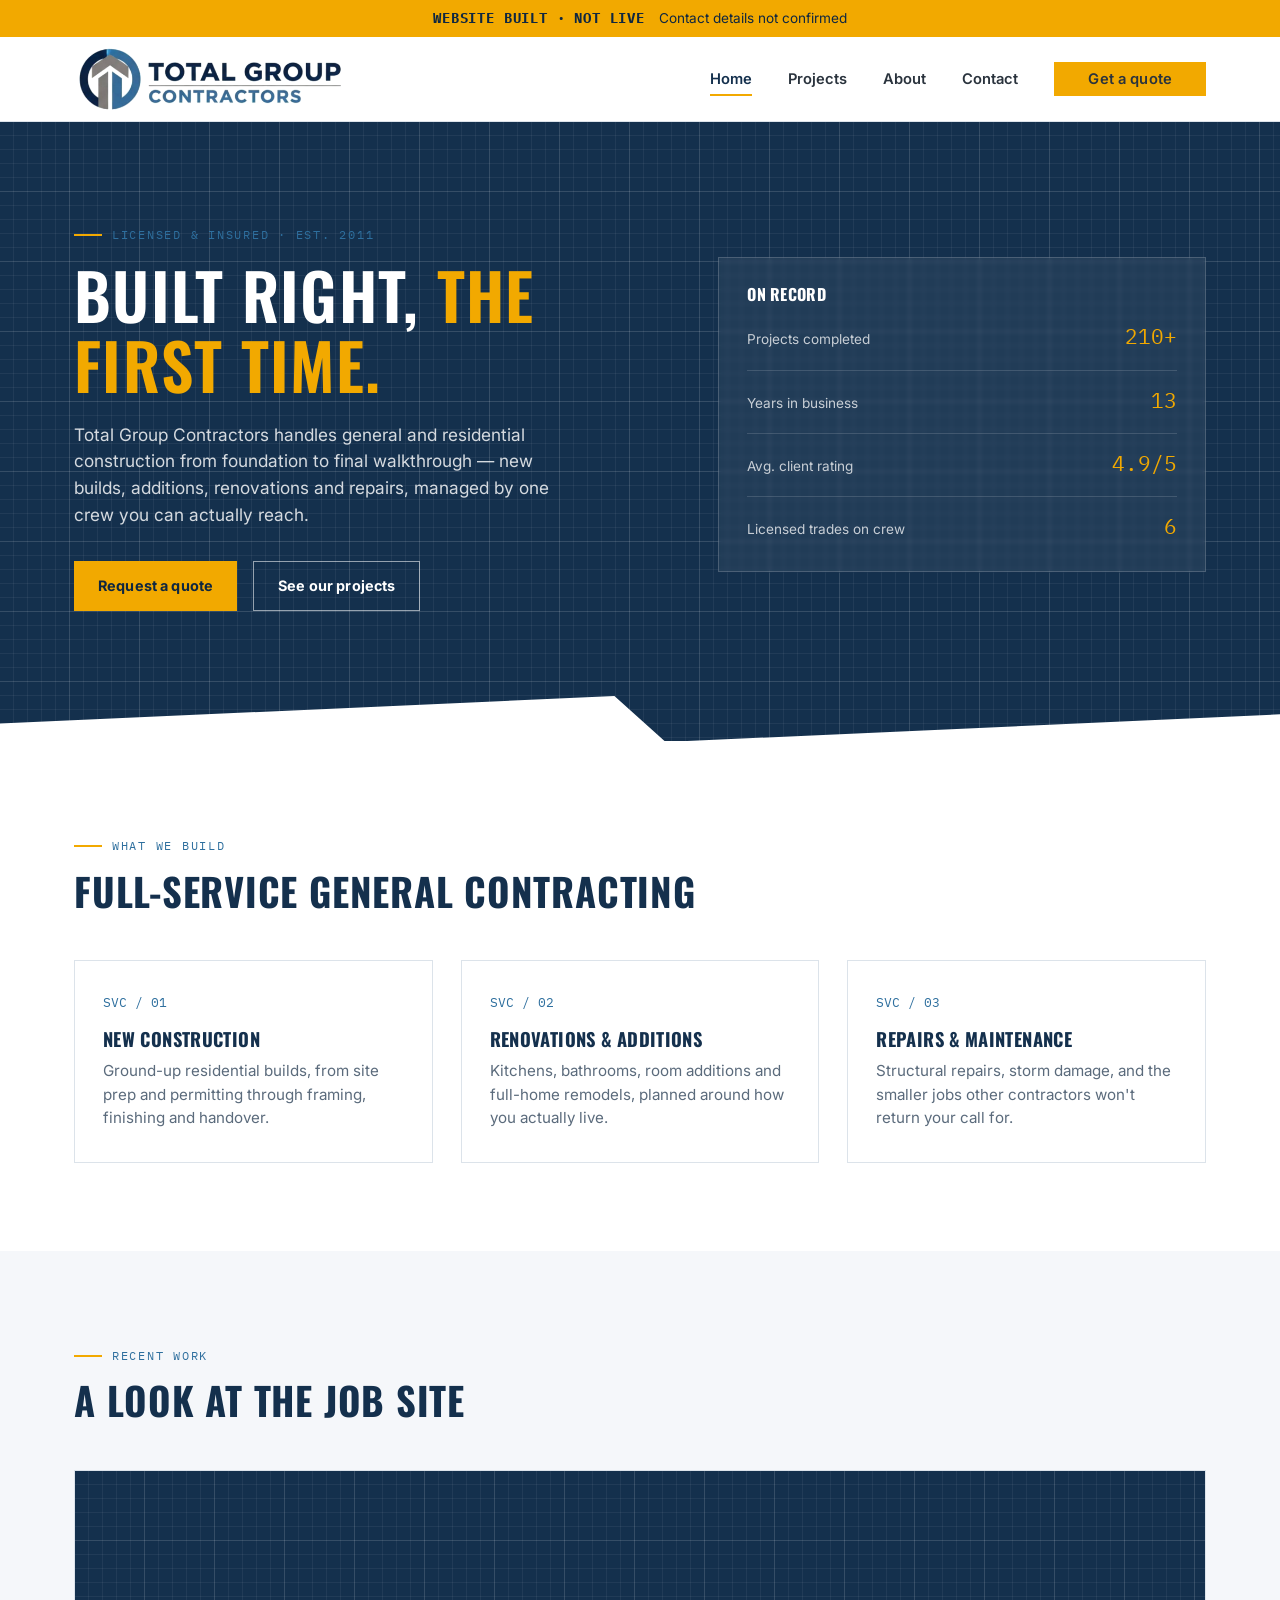
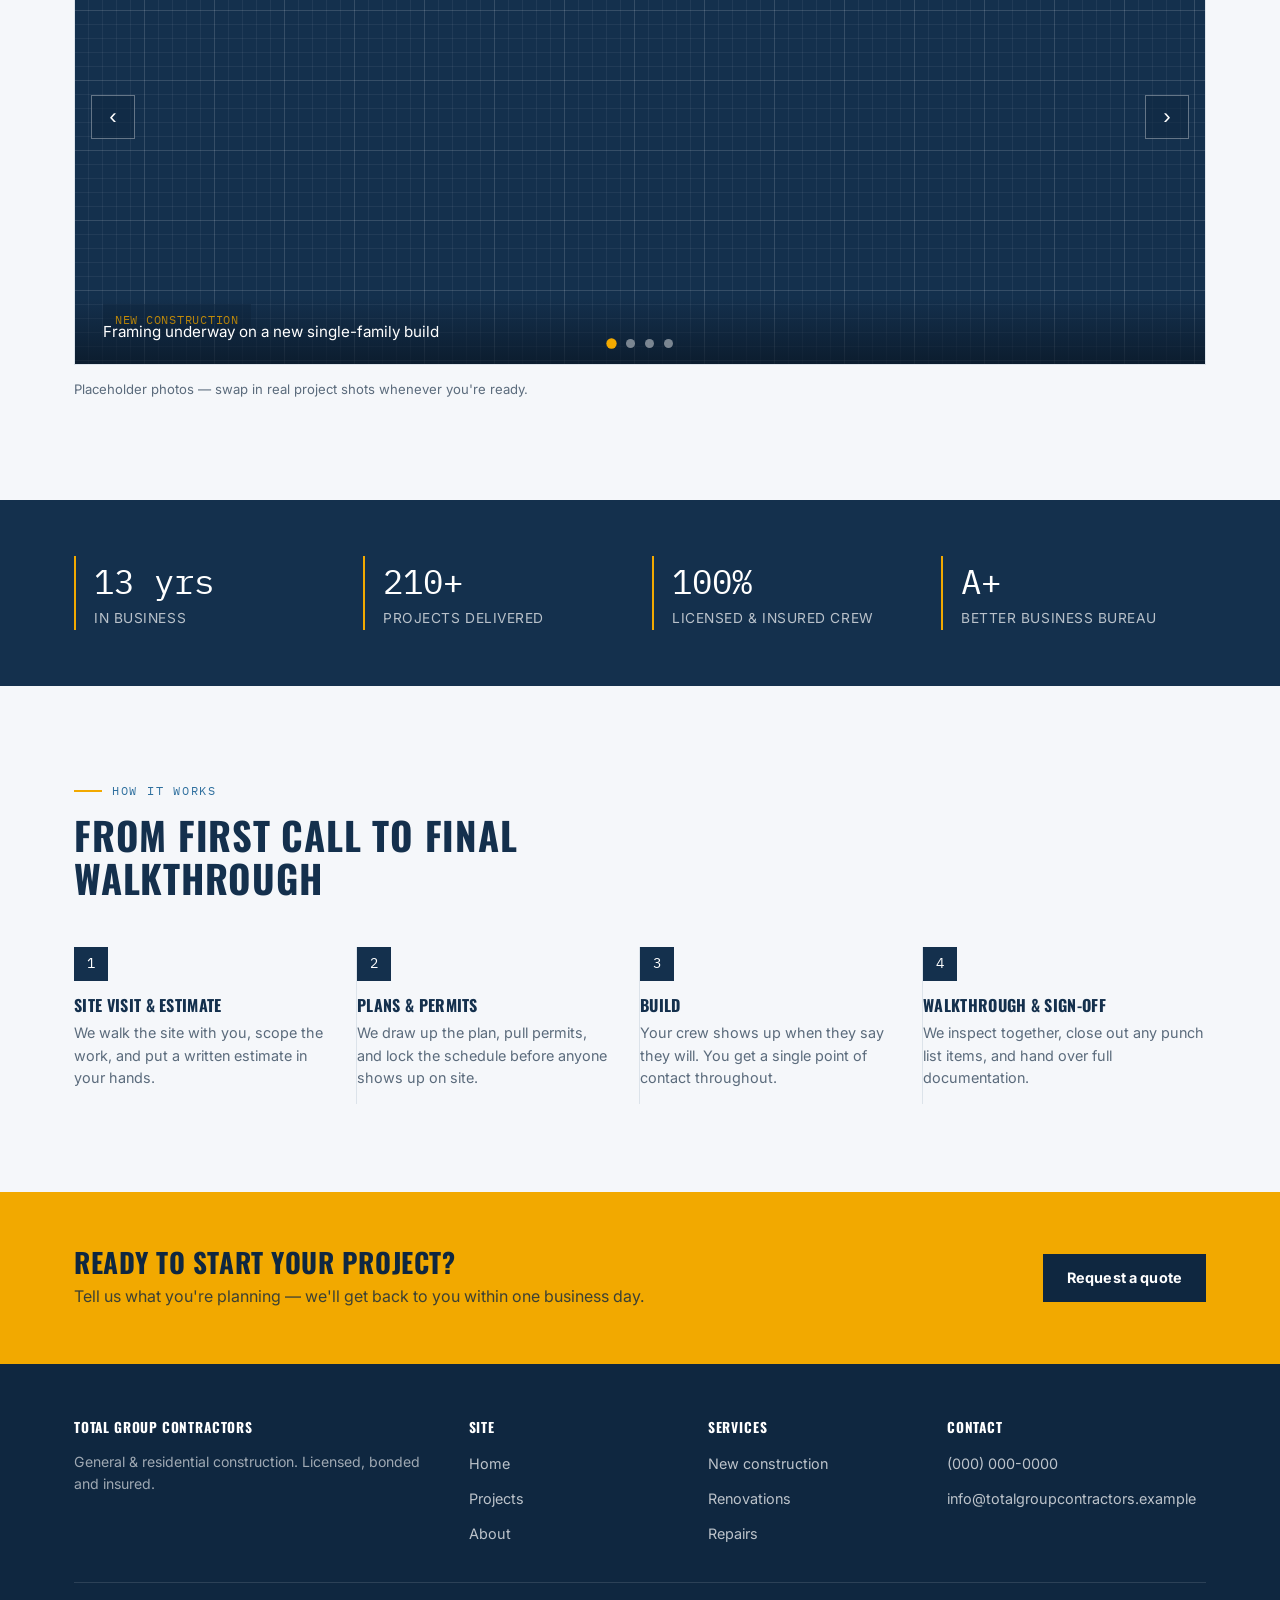
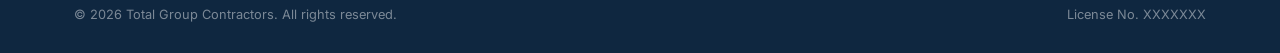
<file: index.html>
<!DOCTYPE html>
<html lang="en">
<head>
<meta charset="UTF-8">
<meta name="viewport" content="width=device-width, initial-scale=1.0">
<meta name="color-scheme" content="light">
<title>Total Group Contractors | General &amp; Residential Construction</title>
<meta name="description" content="Total Group Contractors — licensed general and residential construction. New builds, additions, renovations and repairs, done right and on schedule.">
<link rel="preconnect" href="https://fonts.googleapis.com">
<link href="https://fonts.googleapis.com/css2?family=Oswald:wght@500;600;700&family=Inter:wght@400;500;600;700&family=IBM+Plex+Mono:wght@400;500&display=swap" rel="stylesheet">
<link rel="stylesheet" href="css/styles.css?v=4">
</head>
<body>

<div class="site-notice" role="note"><strong>Website built &middot; Not live</strong><span>Contact details not confirmed</span></div>

<header class="site-header">
  <div class="container">
    <a href="index.html" class="brand">
      <img src="images/logo.png" alt="Total Group Contractors logo" class="brand-mark">
      
    </a>
    <button class="nav-toggle" aria-label="Toggle menu" aria-expanded="false"><span></span></button>
    <nav class="main-nav">
      <a href="index.html" aria-current="page">Home</a>
      <a href="projects.html">Projects</a>
      <a href="about.html">About</a>
      <a href="about.html#contact">Contact</a>
      <a href="about.html#contact" class="btn btn-primary">Get a quote</a>
    </nav>
  </div>
</header>

<section class="hero blueprint pitch-bottom">
  <div class="container hero-grid">
    <div>
      <p class="eyebrow">Licensed &amp; insured · Est. 2011</p>
      <h1>Built right, <em>the first time.</em></h1>
      <p class="lead">Total Group Contractors handles general and residential construction from foundation to final walkthrough — new builds, additions, renovations and repairs, managed by one crew you can actually reach.</p>
      <div class="hero-actions">
        <a href="about.html#contact" class="btn btn-primary">Request a quote</a>
        <a href="projects.html" class="btn btn-outline">See our projects</a>
      </div>
    </div>
    <div class="hero-card">
      <h3>On record</h3>
      <ul class="hero-stat-list">
        <li><span class="label">Projects completed</span><span class="num">210+</span></li>
        <li><span class="label">Years in business</span><span class="num">13</span></li>
        <li><span class="label">Avg. client rating</span><span class="num">4.9/5</span></li>
        <li><span class="label">Licensed trades on crew</span><span class="num">6</span></li>
      </ul>
    </div>
  </div>
</section>

<section>
  <div class="container">
    <div class="section-head">
      <p class="eyebrow">What we build</p>
      <h2>Full-service general contracting</h2>
    </div>
    <div class="grid-3 reveal-group">
      <div class="service-card reveal">
        <div class="service-index">SVC / 01</div>
        <h3>New Construction</h3>
        <p>Ground-up residential builds, from site prep and permitting through framing, finishing and handover.</p>
      </div>
      <div class="service-card reveal">
        <div class="service-index">SVC / 02</div>
        <h3>Renovations &amp; Additions</h3>
        <p>Kitchens, bathrooms, room additions and full-home remodels, planned around how you actually live.</p>
      </div>
      <div class="service-card reveal">
        <div class="service-index">SVC / 03</div>
        <h3>Repairs &amp; Maintenance</h3>
        <p>Structural repairs, storm damage, and the smaller jobs other contractors won't return your call for.</p>
      </div>
    </div>
  </div>
</section>

<section class="section-off">
  <div class="container">
    <div class="section-head">
      <p class="eyebrow">Recent work</p>
      <h2>A look at the job site</h2>
    </div>
    <div class="slideshow" data-interval="12000" role="region" aria-roledescription="carousel" aria-label="Recent project photos">
      <div class="slideshow-track">
        <figure class="slide is-active" data-index="0">
          <div class="slide-photo blueprint">
            <span class="slide-tag">New Construction</span>
          </div>
          <figcaption class="slide-caption">Framing underway on a new single-family build</figcaption>
        </figure>
        <figure class="slide" data-index="1">
          <div class="slide-photo blueprint slide-photo-alt-1">
            <span class="slide-tag">Renovation</span>
          </div>
          <figcaption class="slide-caption">Kitchen renovation mid-way through finishing</figcaption>
        </figure>
        <figure class="slide" data-index="2">
          <div class="slide-photo blueprint slide-photo-alt-2">
            <span class="slide-tag">On Site</span>
          </div>
          <figcaption class="slide-caption">Our crew on site, keeping the schedule on track</figcaption>
        </figure>
        <figure class="slide" data-index="3">
          <div class="slide-photo blueprint slide-photo-alt-3">
            <span class="slide-tag">Completed</span>
          </div>
          <figcaption class="slide-caption">A finished addition, handed over to the client</figcaption>
        </figure>
      </div>

      <button type="button" class="slide-arrow slide-prev" aria-label="Previous photo">&#8249;</button>
      <button type="button" class="slide-arrow slide-next" aria-label="Next photo">&#8250;</button>

      <div class="slide-dots" role="tablist" aria-label="Choose photo">
        <button type="button" class="slide-dot is-active" role="tab" aria-selected="true" aria-label="Photo 1"></button>
        <button type="button" class="slide-dot" role="tab" aria-selected="false" aria-label="Photo 2"></button>
        <button type="button" class="slide-dot" role="tab" aria-selected="false" aria-label="Photo 3"></button>
        <button type="button" class="slide-dot" role="tab" aria-selected="false" aria-label="Photo 4"></button>
      </div>
    </div>
    <p class="form-note" style="margin-top:14px;">Placeholder photos — swap in real project shots whenever you're ready.</p>
  </div>
</section>

<div class="stat-band">
  <div class="container reveal-group">
    <div class="stat reveal"><div class="num">13 yrs</div><div class="label">In business</div></div>
    <div class="stat reveal"><div class="num">210+</div><div class="label">Projects delivered</div></div>
    <div class="stat reveal"><div class="num">100%</div><div class="label">Licensed &amp; insured crew</div></div>
    <div class="stat reveal"><div class="num">A+</div><div class="label">Better Business Bureau</div></div>
  </div>
</div>

<section class="section-off">
  <div class="container">
    <div class="section-head">
      <p class="eyebrow">How it works</p>
      <h2>From first call to final walkthrough</h2>
    </div>
    <div class="process reveal-group">
      <div class="process-step reveal">
        <span class="step-no">1</span>
        <h4>Site visit &amp; estimate</h4>
        <p>We walk the site with you, scope the work, and put a written estimate in your hands.</p>
      </div>
      <div class="process-step reveal">
        <span class="step-no">2</span>
        <h4>Plans &amp; permits</h4>
        <p>We draw up the plan, pull permits, and lock the schedule before anyone shows up on site.</p>
      </div>
      <div class="process-step reveal">
        <span class="step-no">3</span>
        <h4>Build</h4>
        <p>Your crew shows up when they say they will. You get a single point of contact throughout.</p>
      </div>
      <div class="process-step reveal">
        <span class="step-no">4</span>
        <h4>Walkthrough &amp; sign-off</h4>
        <p>We inspect together, close out any punch list items, and hand over full documentation.</p>
      </div>
    </div>
  </div>
</section>

<div class="cta-banner">
  <div class="container">
    <div>
      <h2>Ready to start your project?</h2>
      <p>Tell us what you're planning — we'll get back to you within one business day.</p>
    </div>
    <a href="about.html#contact" class="btn" style="background:var(--navy-900); color:var(--white);">Request a quote</a>
  </div>
</div>

<footer class="site-footer">
  <div class="container">
    <div class="footer-grid">
      <div>
        <h4>Total Group Contractors</h4>
        <p>General &amp; residential construction. Licensed, bonded and insured.</p>
      </div>
      <div>
        <h4>Site</h4>
        <ul class="footer-links">
          <li><a href="index.html">Home</a></li>
          <li><a href="projects.html">Projects</a></li>
          <li><a href="about.html">About</a></li>
        </ul>
      </div>
      <div>
        <h4>Services</h4>
        <ul class="footer-links">
          <li><a href="index.html">New construction</a></li>
          <li><a href="index.html">Renovations</a></li>
          <li><a href="index.html">Repairs</a></li>
        </ul>
      </div>
      <div>
        <h4>Contact</h4>
        <ul class="footer-links">
          <li><a href="tel:+10000000000">(000) 000-0000</a></li>
          <li><a href="mailto:info@totalgroupcontractors.example">info@totalgroupcontractors.example</a></li>
        </ul>
      </div>
    </div>
    <div class="footer-bottom">
      <span>&copy; 2026 Total Group Contractors. All rights reserved.</span>
      <span>License No. XXXXXXX</span>
    </div>
  </div>
</footer>

<script src="js/main.js?v=2"></script>
</body>
</html>
</file>
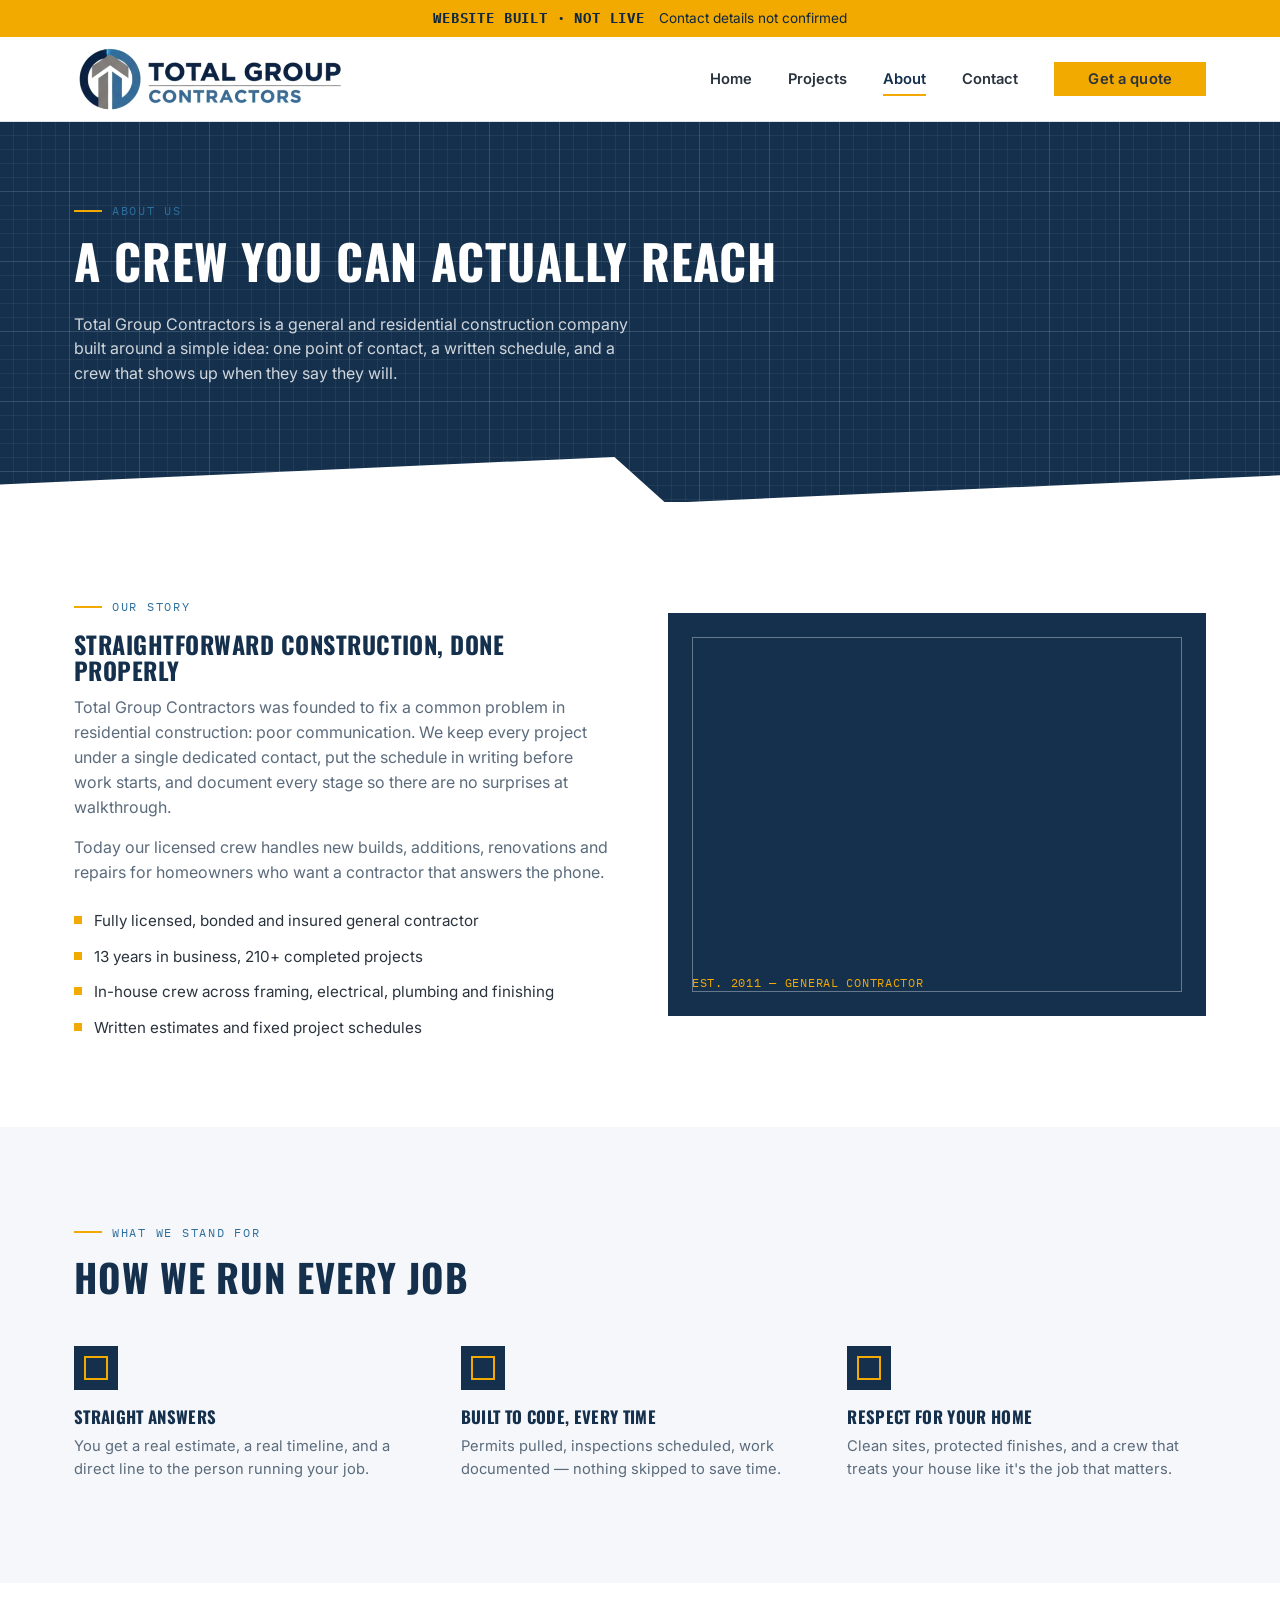
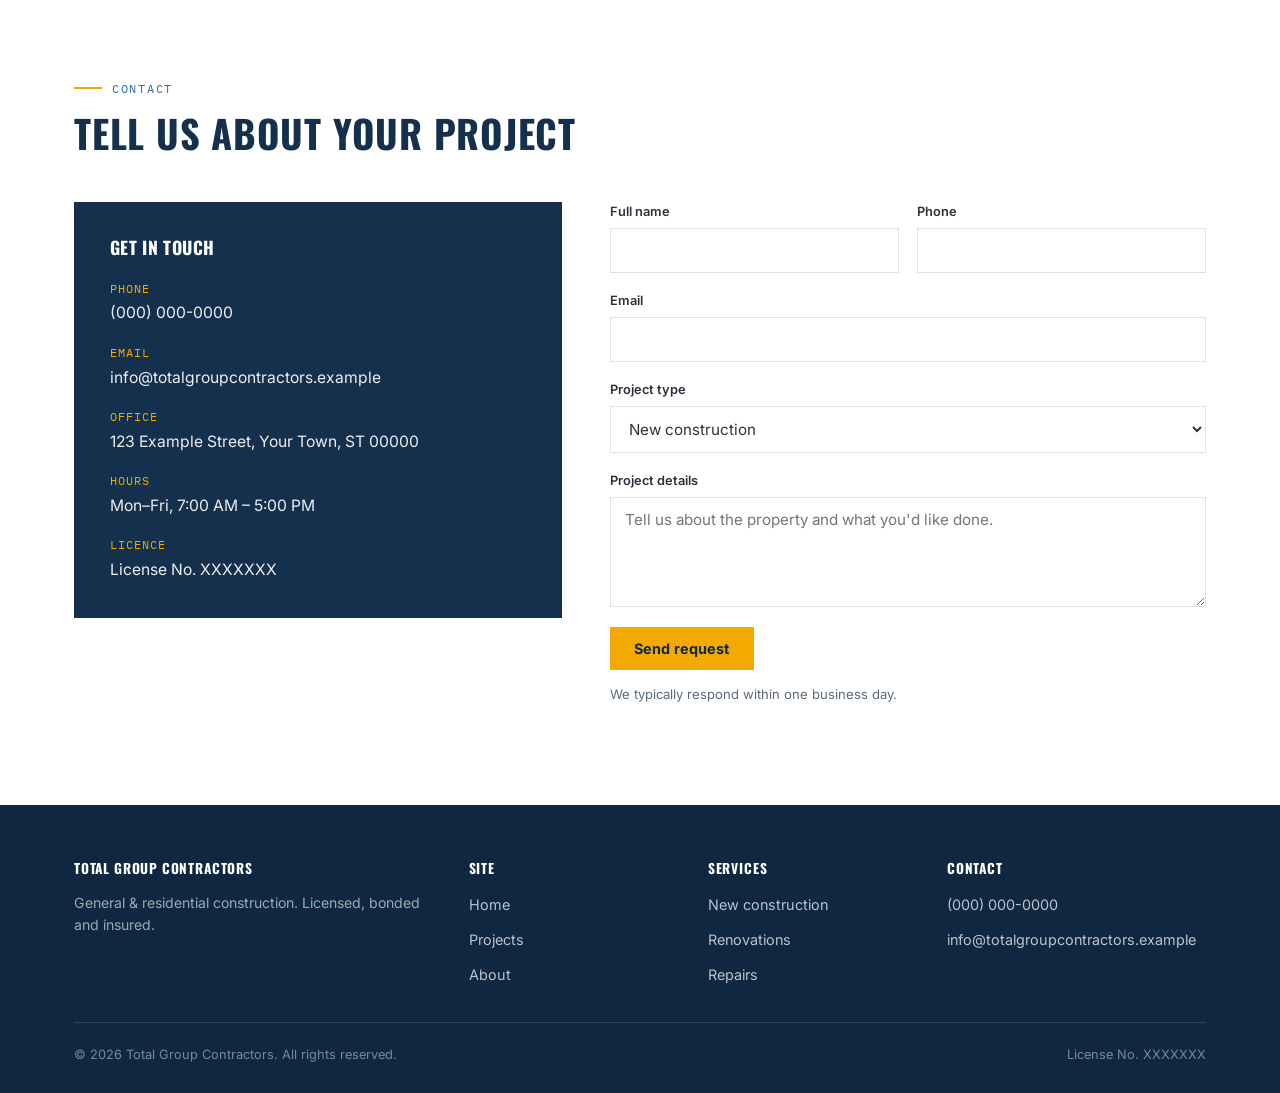
<file: about.html>
<!DOCTYPE html>
<html lang="en">
<head>
<meta charset="UTF-8">
<meta name="viewport" content="width=device-width, initial-scale=1.0">
<meta name="color-scheme" content="light">
<title>About &amp; Contact | Total Group Contractors</title>
<meta name="description" content="Learn about Total Group Contractors and get in touch for a project quote.">
<link rel="preconnect" href="https://fonts.googleapis.com">
<link href="https://fonts.googleapis.com/css2?family=Oswald:wght@500;600;700&family=Inter:wght@400;500;600;700&family=IBM+Plex+Mono:wght@400;500&display=swap" rel="stylesheet">
<link rel="stylesheet" href="css/styles.css?v=4">
</head>
<body>

<div class="site-notice" role="note"><strong>Website built &middot; Not live</strong><span>Contact details not confirmed</span></div>

<header class="site-header">
  <div class="container">
    <a href="index.html" class="brand">
      <img src="images/logo.png" alt="Total Group Contractors logo" class="brand-mark">
      
    </a>
    <button class="nav-toggle" aria-label="Toggle menu" aria-expanded="false"><span></span></button>
    <nav class="main-nav">
      <a href="index.html">Home</a>
      <a href="projects.html">Projects</a>
      <a href="about.html" aria-current="page">About</a>
      <a href="#contact">Contact</a>
      <a href="#contact" class="btn btn-primary">Get a quote</a>
    </nav>
  </div>
</header>

<section class="blueprint pitch-bottom" style="padding:72px 0 100px; color:#fff;">
  <div class="container">
    <p class="eyebrow">About us</p>
    <h1 style="color:#fff; font-size: clamp(2rem,4vw,3rem);">A crew you can actually reach</h1>
    <p style="color:rgba(255,255,255,0.8); max-width:56ch;">Total Group Contractors is a general and residential construction company built around a simple idea: one point of contact, a written schedule, and a crew that shows up when they say they will.</p>
  </div>
</section>

<section>
  <div class="container about-split">
    <div>
      <p class="eyebrow">Our story</p>
      <h2>Straightforward construction, done properly</h2>
      <p>Total Group Contractors was founded to fix a common problem in residential construction: poor communication. We keep every project under a single dedicated contact, put the schedule in writing before work starts, and document every stage so there are no surprises at walkthrough.</p>
      <p>Today our licensed crew handles new builds, additions, renovations and repairs for homeowners who want a contractor that answers the phone.</p>
      <ul class="credential-list">
        <li>Fully licensed, bonded and insured general contractor</li>
        <li>13 years in business, 210+ completed projects</li>
        <li>In-house crew across framing, electrical, plumbing and finishing</li>
        <li>Written estimates and fixed project schedules</li>
      </ul>
    </div>
    <div class="about-figure reveal">
      <div class="plate"></div>
      <span class="plate-label">EST. 2011 — GENERAL CONTRACTOR</span>
    </div>
  </div>
</section>

<section class="section-off">
  <div class="container">
    <div class="section-head">
      <p class="eyebrow">What we stand for</p>
      <h2>How we run every job</h2>
    </div>
    <div class="value-grid reveal-group">
      <div class="value-card reveal">
        <div class="mark"></div>
        <h3>Straight answers</h3>
        <p>You get a real estimate, a real timeline, and a direct line to the person running your job.</p>
      </div>
      <div class="value-card reveal">
        <div class="mark"></div>
        <h3>Built to code, every time</h3>
        <p>Permits pulled, inspections scheduled, work documented — nothing skipped to save time.</p>
      </div>
      <div class="value-card reveal">
        <div class="mark"></div>
        <h3>Respect for your home</h3>
        <p>Clean sites, protected finishes, and a crew that treats your house like it's the job that matters.</p>
      </div>
    </div>
  </div>
</section>

<section id="contact">
  <div class="container">
    <div class="section-head">
      <p class="eyebrow">Contact</p>
      <h2>Tell us about your project</h2>
    </div>

    <div class="contact-wrap reveal-group">
      <div class="contact-card reveal">
        <h3>Get in touch</h3>
        <ul class="contact-list">
          <li>
            <span class="k">Phone</span>
            <span class="v"><a href="tel:+10000000000">(000) 000-0000</a></span>
          </li>
          <li>
            <span class="k">Email</span>
            <span class="v"><a href="mailto:info@totalgroupcontractors.example">info@totalgroupcontractors.example</a></span>
          </li>
          <li>
            <span class="k">Office</span>
            <span class="v">123 Example Street, Your Town, ST 00000</span>
          </li>
          <li>
            <span class="k">Hours</span>
            <span class="v">Mon–Fri, 7:00 AM – 5:00 PM</span>
          </li>
          <li>
            <span class="k">Licence</span>
            <span class="v">License No. XXXXXXX</span>
          </li>
        </ul>
      </div>

      <form class="contact-form reveal">
        <div class="form-grid">
          <div class="field">
            <label for="name">Full name</label>
            <input id="name" name="name" type="text" required>
          </div>
          <div class="field">
            <label for="phone">Phone</label>
            <input id="phone" name="phone" type="tel" required>
          </div>
          <div class="field full">
            <label for="email">Email</label>
            <input id="email" name="email" type="email" required>
          </div>
          <div class="field full">
            <label for="project-type">Project type</label>
            <select id="project-type" name="project-type">
              <option>New construction</option>
              <option>Renovation</option>
              <option>Addition</option>
              <option>Repair</option>
              <option>Other</option>
            </select>
          </div>
          <div class="field full">
            <label for="details">Project details</label>
            <textarea id="details" name="details" placeholder="Tell us about the property and what you'd like done."></textarea>
          </div>
        </div>
        <button type="submit" class="btn btn-primary" style="margin-top:20px;">Send request</button>
        <p class="form-note form-submit-note">We typically respond within one business day.</p>
      </form>
    </div>
  </div>
</section>

<footer class="site-footer">
  <div class="container">
    <div class="footer-grid">
      <div>
        <h4>Total Group Contractors</h4>
        <p>General &amp; residential construction. Licensed, bonded and insured.</p>
      </div>
      <div>
        <h4>Site</h4>
        <ul class="footer-links">
          <li><a href="index.html">Home</a></li>
          <li><a href="projects.html">Projects</a></li>
          <li><a href="about.html">About</a></li>
        </ul>
      </div>
      <div>
        <h4>Services</h4>
        <ul class="footer-links">
          <li><a href="index.html">New construction</a></li>
          <li><a href="index.html">Renovations</a></li>
          <li><a href="index.html">Repairs</a></li>
        </ul>
      </div>
      <div>
        <h4>Contact</h4>
        <ul class="footer-links">
          <li><a href="tel:+10000000000">(000) 000-0000</a></li>
          <li><a href="mailto:info@totalgroupcontractors.example">info@totalgroupcontractors.example</a></li>
        </ul>
      </div>
    </div>
    <div class="footer-bottom">
      <span>&copy; 2026 Total Group Contractors. All rights reserved.</span>
      <span>License No. XXXXXXX</span>
    </div>
  </div>
</footer>

<script src="js/main.js?v=2"></script>
</body>
</html>
</file>
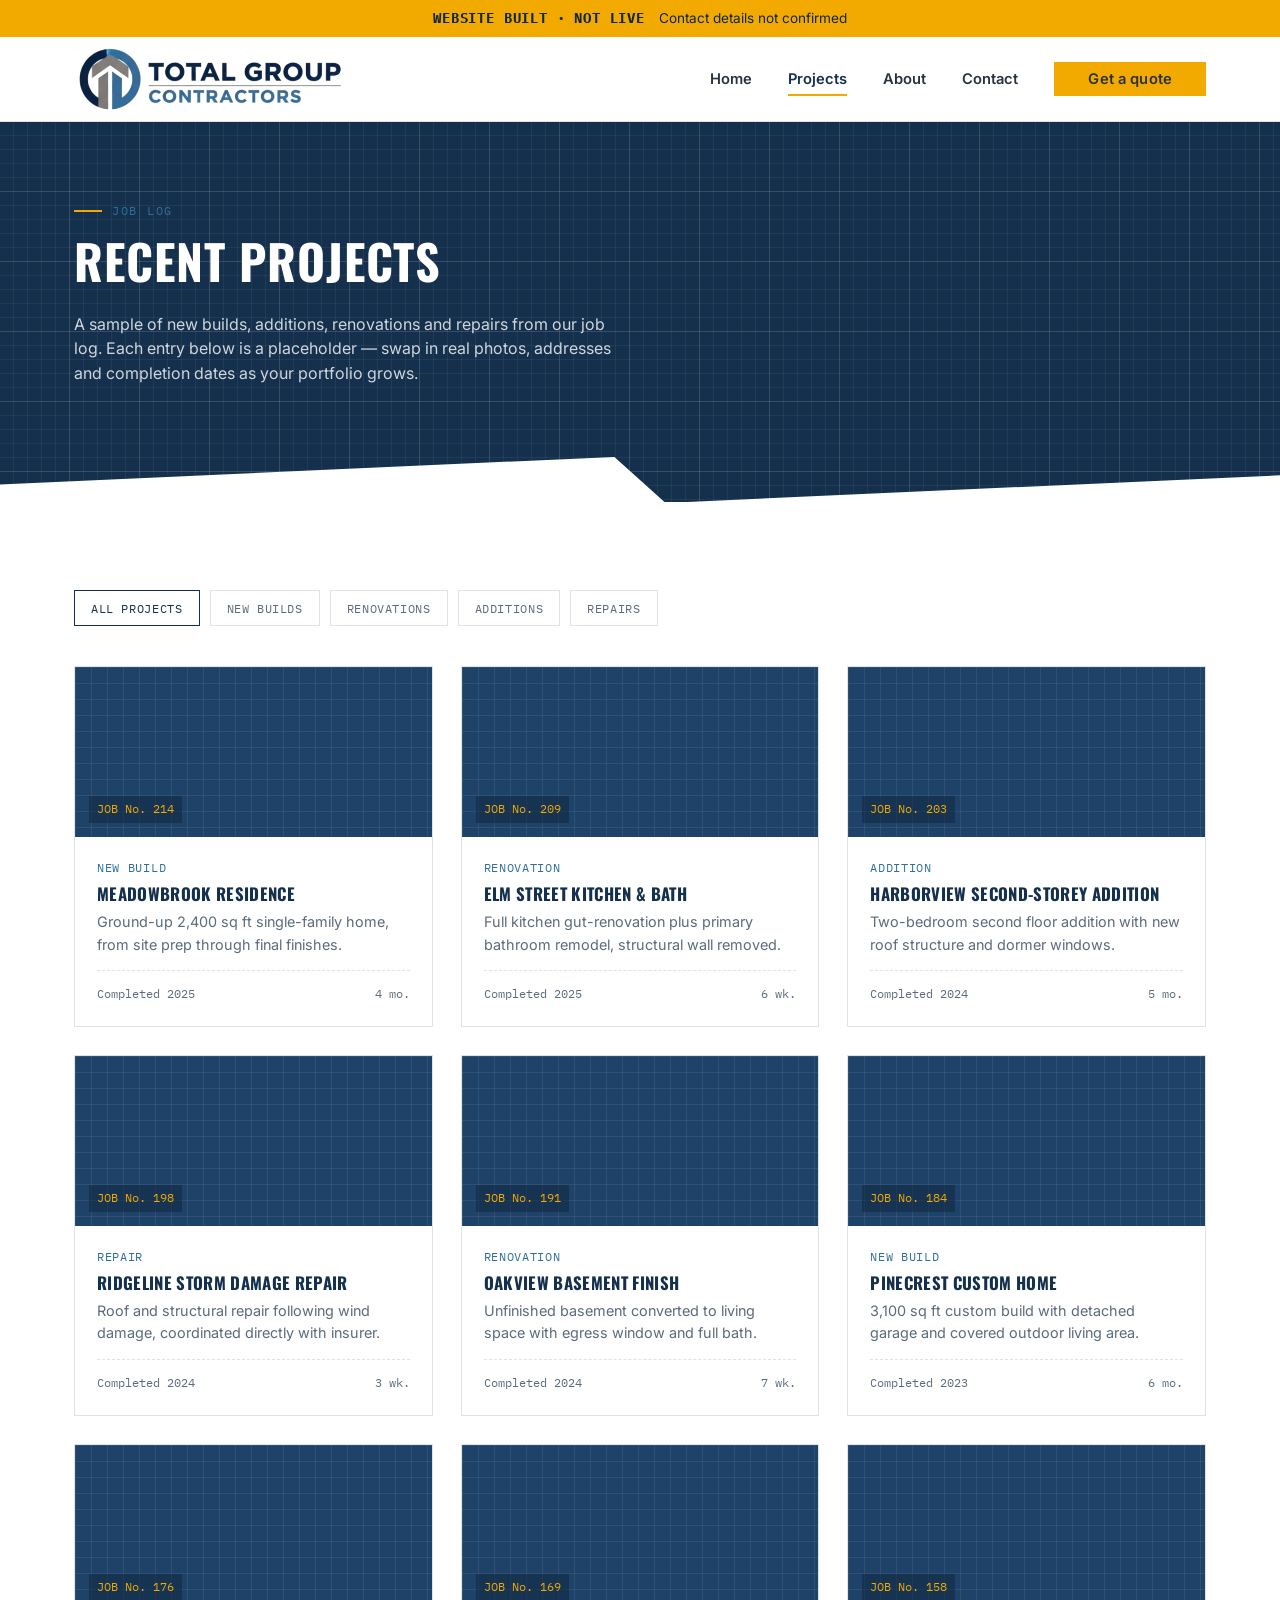
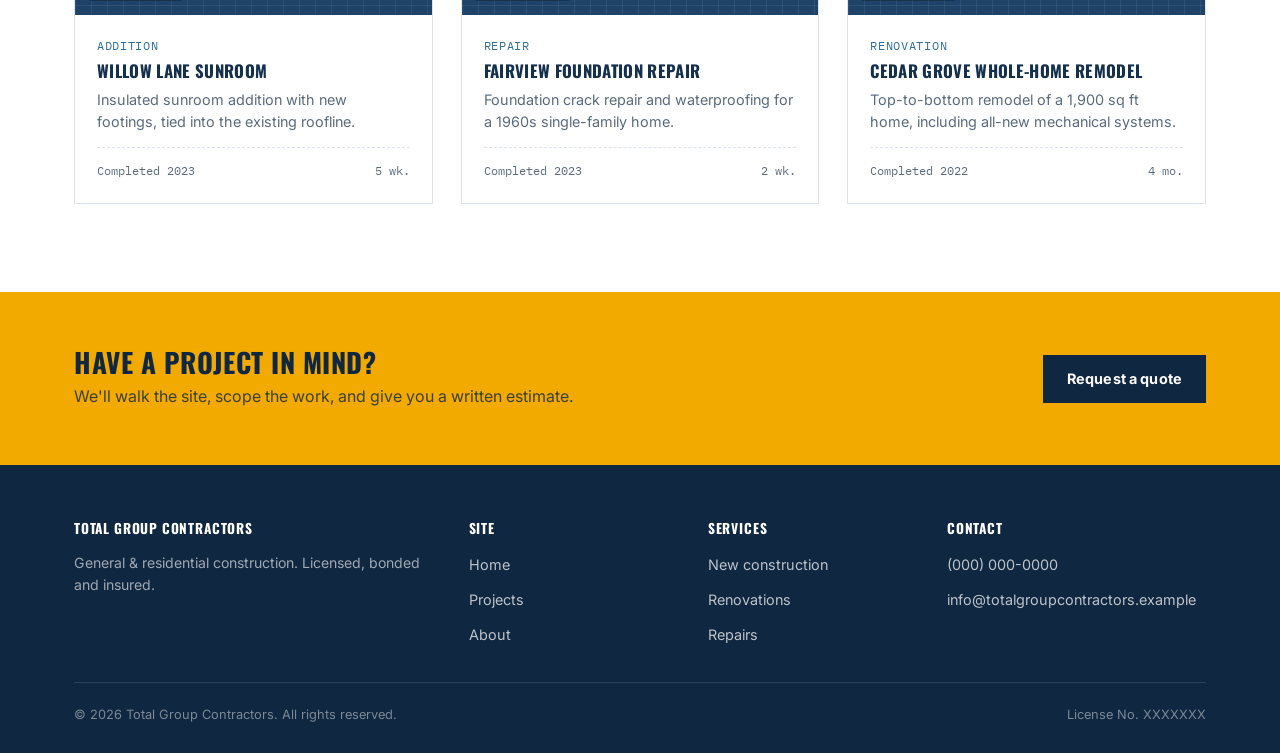
<file: projects.html>
<!DOCTYPE html>
<html lang="en">
<head>
<meta charset="UTF-8">
<meta name="viewport" content="width=device-width, initial-scale=1.0">
<meta name="color-scheme" content="light">
<title>Projects | Total Group Contractors</title>
<meta name="description" content="A sample of recent Total Group Contractors projects — new builds, additions, renovations and repairs.">
<link rel="preconnect" href="https://fonts.googleapis.com">
<link href="https://fonts.googleapis.com/css2?family=Oswald:wght@500;600;700&family=Inter:wght@400;500;600;700&family=IBM+Plex+Mono:wght@400;500&display=swap" rel="stylesheet">
<link rel="stylesheet" href="css/styles.css?v=4">
</head>
<body>

<div class="site-notice" role="note"><strong>Website built &middot; Not live</strong><span>Contact details not confirmed</span></div>

<header class="site-header">
  <div class="container">
    <a href="index.html" class="brand">
      <img src="images/logo.png" alt="Total Group Contractors logo" class="brand-mark">
      
    </a>
    <button class="nav-toggle" aria-label="Toggle menu" aria-expanded="false"><span></span></button>
    <nav class="main-nav">
      <a href="index.html">Home</a>
      <a href="projects.html" aria-current="page">Projects</a>
      <a href="about.html">About</a>
      <a href="about.html#contact">Contact</a>
      <a href="about.html#contact" class="btn btn-primary">Get a quote</a>
    </nav>
  </div>
</header>

<section class="blueprint pitch-bottom" style="padding:72px 0 100px; color:#fff;">
  <div class="container">
    <p class="eyebrow">Job log</p>
    <h1 style="color:#fff; font-size: clamp(2rem,4vw,3rem);">Recent projects</h1>
    <p style="color:rgba(255,255,255,0.8); max-width:56ch;">A sample of new builds, additions, renovations and repairs from our job log. Each entry below is a placeholder — swap in real photos, addresses and completion dates as your portfolio grows.</p>
  </div>
</section>

<section>
  <div class="container">
    <div class="filter-row">
      <button class="active" data-filter="all">All projects</button>
      <button data-filter="new-build">New builds</button>
      <button data-filter="renovation">Renovations</button>
      <button data-filter="addition">Additions</button>
      <button data-filter="repair">Repairs</button>
    </div>

    <div class="project-grid reveal-group">

      <article class="project-card reveal" data-category="new-build">
        <div class="project-thumb"><span class="job-no">JOB No. 214</span></div>
        <div class="project-body">
          <span class="project-tag">New Build</span>
          <h3>Meadowbrook Residence</h3>
          <p>Ground-up 2,400 sq ft single-family home, from site prep through final finishes.</p>
          <div class="project-meta"><span>Completed 2025</span><span>4 mo.</span></div>
        </div>
      </article>

      <article class="project-card reveal" data-category="renovation">
        <div class="project-thumb"><span class="job-no">JOB No. 209</span></div>
        <div class="project-body">
          <span class="project-tag">Renovation</span>
          <h3>Elm Street Kitchen &amp; Bath</h3>
          <p>Full kitchen gut-renovation plus primary bathroom remodel, structural wall removed.</p>
          <div class="project-meta"><span>Completed 2025</span><span>6 wk.</span></div>
        </div>
      </article>

      <article class="project-card reveal" data-category="addition">
        <div class="project-thumb"><span class="job-no">JOB No. 203</span></div>
        <div class="project-body">
          <span class="project-tag">Addition</span>
          <h3>Harborview Second-Storey Addition</h3>
          <p>Two-bedroom second floor addition with new roof structure and dormer windows.</p>
          <div class="project-meta"><span>Completed 2024</span><span>5 mo.</span></div>
        </div>
      </article>

      <article class="project-card reveal" data-category="repair">
        <div class="project-thumb"><span class="job-no">JOB No. 198</span></div>
        <div class="project-body">
          <span class="project-tag">Repair</span>
          <h3>Ridgeline Storm Damage Repair</h3>
          <p>Roof and structural repair following wind damage, coordinated directly with insurer.</p>
          <div class="project-meta"><span>Completed 2024</span><span>3 wk.</span></div>
        </div>
      </article>

      <article class="project-card reveal" data-category="renovation">
        <div class="project-thumb"><span class="job-no">JOB No. 191</span></div>
        <div class="project-body">
          <span class="project-tag">Renovation</span>
          <h3>Oakview Basement Finish</h3>
          <p>Unfinished basement converted to living space with egress window and full bath.</p>
          <div class="project-meta"><span>Completed 2024</span><span>7 wk.</span></div>
        </div>
      </article>

      <article class="project-card reveal" data-category="new-build">
        <div class="project-thumb"><span class="job-no">JOB No. 184</span></div>
        <div class="project-body">
          <span class="project-tag">New Build</span>
          <h3>Pinecrest Custom Home</h3>
          <p>3,100 sq ft custom build with detached garage and covered outdoor living area.</p>
          <div class="project-meta"><span>Completed 2023</span><span>6 mo.</span></div>
        </div>
      </article>

      <article class="project-card reveal" data-category="addition">
        <div class="project-thumb"><span class="job-no">JOB No. 176</span></div>
        <div class="project-body">
          <span class="project-tag">Addition</span>
          <h3>Willow Lane Sunroom</h3>
          <p>Insulated sunroom addition with new footings, tied into the existing roofline.</p>
          <div class="project-meta"><span>Completed 2023</span><span>5 wk.</span></div>
        </div>
      </article>

      <article class="project-card reveal" data-category="repair">
        <div class="project-thumb"><span class="job-no">JOB No. 169</span></div>
        <div class="project-body">
          <span class="project-tag">Repair</span>
          <h3>Fairview Foundation Repair</h3>
          <p>Foundation crack repair and waterproofing for a 1960s single-family home.</p>
          <div class="project-meta"><span>Completed 2023</span><span>2 wk.</span></div>
        </div>
      </article>

      <article class="project-card reveal" data-category="renovation">
        <div class="project-thumb"><span class="job-no">JOB No. 158</span></div>
        <div class="project-body">
          <span class="project-tag">Renovation</span>
          <h3>Cedar Grove Whole-Home Remodel</h3>
          <p>Top-to-bottom remodel of a 1,900 sq ft home, including all-new mechanical systems.</p>
          <div class="project-meta"><span>Completed 2022</span><span>4 mo.</span></div>
        </div>
      </article>

    </div>
  </div>
</section>

<div class="cta-banner">
  <div class="container">
    <div>
      <h2>Have a project in mind?</h2>
      <p>We'll walk the site, scope the work, and give you a written estimate.</p>
    </div>
    <a href="about.html#contact" class="btn" style="background:var(--navy-900); color:var(--white);">Request a quote</a>
  </div>
</div>

<footer class="site-footer">
  <div class="container">
    <div class="footer-grid">
      <div>
        <h4>Total Group Contractors</h4>
        <p>General &amp; residential construction. Licensed, bonded and insured.</p>
      </div>
      <div>
        <h4>Site</h4>
        <ul class="footer-links">
          <li><a href="index.html">Home</a></li>
          <li><a href="projects.html">Projects</a></li>
          <li><a href="about.html">About</a></li>
        </ul>
      </div>
      <div>
        <h4>Services</h4>
        <ul class="footer-links">
          <li><a href="index.html">New construction</a></li>
          <li><a href="index.html">Renovations</a></li>
          <li><a href="index.html">Repairs</a></li>
        </ul>
      </div>
      <div>
        <h4>Contact</h4>
        <ul class="footer-links">
          <li><a href="tel:+10000000000">(000) 000-0000</a></li>
          <li><a href="mailto:info@totalgroupcontractors.example">info@totalgroupcontractors.example</a></li>
        </ul>
      </div>
    </div>
    <div class="footer-bottom">
      <span>&copy; 2026 Total Group Contractors. All rights reserved.</span>
      <span>License No. XXXXXXX</span>
    </div>
  </div>
</footer>

<script src="js/main.js?v=2"></script>
</body>
</html>
</file>
<file: css/styles.css>
/* =========================================================
   TOTAL GROUP CONTRACTORS — shared styles
   Design tokens
   ========================================================= */
:root{
  --navy-900: #0F2740;
  --navy-800: #14304D;
  --navy-700: #1F4368;
  --blue-500: #2E6F9E;
  --blue-300: #6FA3C7;
  --white:    #FFFFFF;
  --off-white:#F5F7FA;
  --gray-600: #5B6B7C;
  --gray-800: #2A333D;
  --line:     #DCE3EA;
  --yellow:   #F2A900;
  --yellow-dark: #C98600;

  --font-display: 'Oswald', 'Arial Narrow', sans-serif;
  --font-body: 'Inter', -apple-system, BlinkMacSystemFont, 'Segoe UI', sans-serif;
  --font-mono: 'IBM Plex Mono', 'Courier New', monospace;

  --container: 1180px;

  color-scheme: only light;
}

html{ color-scheme: only light; }

*,*::before,*::after{ box-sizing: border-box; }
html{ scroll-behavior: smooth; }
body{
  margin:0;
  font-family: var(--font-body);
  color: var(--gray-800);
  background: var(--white);
  line-height: 1.55;
  -webkit-font-smoothing: antialiased;
}
img{ max-width:100%; display:block; }
a{ color: inherit; }
h1,h2,h3,h4{
  font-family: var(--font-display);
  text-transform: uppercase;
  letter-spacing: 0.02em;
  color: var(--navy-800);
  margin: 0 0 .5em;
  line-height: 1.1;
}
p{ margin: 0 0 1em; color: var(--gray-600); }
.container{
  max-width: var(--container);
  margin: 0 auto;
  padding: 0 24px;
}
.eyebrow{
  font-family: var(--font-mono);
  font-size: 0.78rem;
  letter-spacing: 0.14em;
  text-transform: uppercase;
  color: var(--blue-500);
  display:inline-flex;
  align-items:center;
  gap:10px;
  margin-bottom: 14px;
}
.eyebrow::before{
  content:"";
  width: 28px;
  height: 2px;
  background: var(--yellow);
  display:inline-block;
}

/* Focus visibility */
a:focus-visible, button:focus-visible, input:focus-visible, textarea:focus-visible{
  outline: 3px solid var(--yellow);
  outline-offset: 2px;
}

@media (prefers-reduced-motion: reduce){
  *{ animation-duration: 0.001ms !important; animation-iteration-count: 1 !important; transition-duration: 0.001ms !important; scroll-behavior: auto !important; }
}

/* =========================================================
   Scroll reveal — fade + rise as sections enter view
   ========================================================= */
.reveal{
  opacity: 0;
  transform: translateY(28px);
  transition: opacity .7s cubic-bezier(.2,.7,.2,1), transform .7s cubic-bezier(.2,.7,.2,1);
}
.reveal.in-view{
  opacity: 1;
  transform: translateY(0);
}
.reveal-group .reveal:nth-child(2){ transition-delay: .08s; }
.reveal-group .reveal:nth-child(3){ transition-delay: .16s; }
.reveal-group .reveal:nth-child(4){ transition-delay: .24s; }
@media (prefers-reduced-motion: reduce){
  .reveal{ opacity:1; transform:none; }
}

/* =========================================================
   Blueprint grid texture — signature motif
   ========================================================= */
.blueprint{
  background-color: var(--navy-800);
  background-image:
    linear-gradient(rgba(255,255,255,0.055) 1px, transparent 1px),
    linear-gradient(90deg, rgba(255,255,255,0.055) 1px, transparent 1px),
    linear-gradient(rgba(255,255,255,0.09) 1px, transparent 1px),
    linear-gradient(90deg, rgba(255,255,255,0.09) 1px, transparent 1px);
  background-size: 14px 14px, 14px 14px, 70px 70px, 70px 70px;
  background-position: -1px -1px;
}

/* Angled section dividers evoking a roofline */
.pitch-bottom{
  position: relative;
}
.pitch-bottom::after{
  content:"";
  position:absolute;
  left:0; right:0; bottom:-1px;
  height: 46px;
  background: var(--white);
  clip-path: polygon(0 100%, 100% 100%, 100% 40%, 52% 100%, 48% 0%, 0 60%);
}

/* =========================================================
   Header / nav
   ========================================================= */
.site-header{
  position: sticky;
  top:0;
  z-index: 100;
  background: var(--white);
  border-bottom: 1px solid var(--line);
  transition: box-shadow .25s ease;
}
.site-header.scrolled{
  box-shadow: 0 6px 18px rgba(15,39,64,0.08);
}
.site-header .container{
  display:flex;
  align-items:center;
  justify-content:space-between;
  height: 84px;
}
.brand{
  display:flex;
  align-items:center;
  gap:12px;
  text-decoration:none;
}
.brand-mark{
  height: 72px;
  width: auto;
  max-width: 400px;
  object-fit: contain;
  flex:none;
}
.brand-text{
  font-family: var(--font-display);
  text-transform: uppercase;
  color: var(--navy-800);
  font-weight: 600;
  font-size: 1.05rem;
  letter-spacing: 0.01em;
  line-height:1.15;
}
.brand-text small{
  display:block;
  font-family: var(--font-mono);
  text-transform: none;
  letter-spacing: 0.04em;
  color: var(--blue-500);
  font-size: 0.68rem;
  margin-top: 2px;
}
.main-nav{ display:flex; align-items:center; gap: 36px; }
.main-nav a{
  text-decoration:none;
  font-weight: 600;
  font-size: 0.92rem;
  color: var(--gray-800);
  position: relative;
  padding: 6px 0;
}
.main-nav a{ transition: color .2s ease; }
.main-nav .btn{ padding-left: 34px; padding-right: 34px; }
.main-nav a::after{
  content:"";
  position:absolute; left:0; right:100%; bottom:0;
  height:2px; background: var(--yellow);
  transition: right .25s ease;
}
.main-nav a:hover::after, .main-nav a[aria-current="page"]::after{ right:0; }
.main-nav a[aria-current="page"]{ color: var(--navy-800); }

.nav-toggle{
  display:none;
  background:none; border:none; cursor:pointer;
  width:40px; height:36px;
  position: relative;
}
.nav-toggle span, .nav-toggle span::before, .nav-toggle span::after{
  content:""; position:absolute; left:8px; right:8px; height:2px; background: var(--navy-800);
}
.nav-toggle span{ top:17px; }
.nav-toggle span::before{ top:-8px; }
.nav-toggle span::after{ top:8px; }

.btn{
  display:inline-flex;
  align-items:center;
  gap:8px;
  font-family: var(--font-body);
  font-weight: 700;
  font-size: 0.9rem;
  text-decoration:none;
  padding: 13px 24px;
  border: none;
  cursor: pointer;
  letter-spacing: 0.01em;
  transition: background-color .2s ease, color .2s ease, border-color .2s ease, transform .2s ease, box-shadow .2s ease;
}
.btn:hover{ transform: translateY(-2px); }
.btn:active{ transform: translateY(0); }
.btn-primary{
  background: var(--yellow);
  color: var(--navy-900);
}
.btn-primary:hover{ background: var(--yellow-dark); }
.btn-outline{
  background: transparent;
  color: var(--white);
  border: 1.5px solid rgba(255,255,255,0.55);
}
.btn-outline:hover{ border-color: var(--white); background: rgba(255,255,255,0.08); }
.btn-outline-navy{
  background: var(--white);
  color: var(--blue-500);
  border: none;
  font-weight: 700;
  letter-spacing: 0.03em;
}
.btn-outline-navy:hover{ background: var(--off-white); }

/* =========================================================
   Hero
   ========================================================= */
.hero{
  color: var(--white);
  padding: 96px 0 130px;
  position: relative;
  overflow:hidden;
}
.hero-grid{
  display:grid;
  grid-template-columns: 1.1fr 0.9fr;
  gap: 48px;
  align-items:center;
}
.hero h1{
  color: var(--white);
  font-size: clamp(2.4rem, 5vw, 4.1rem);
  font-weight: 600;
  margin-bottom: 22px;
}
.hero h1 em{
  font-style: normal;
  color: var(--yellow);
}
.hero p.lead{
  color: rgba(255,255,255,0.82);
  font-size: 1.08rem;
  max-width: 46ch;
  margin-bottom: 32px;
}
.hero-actions{ display:flex; gap:16px; flex-wrap:wrap; }
.hero-card{
  background: rgba(255,255,255,0.06);
  border: 1px solid rgba(255,255,255,0.18);
  padding: 28px;
  backdrop-filter: blur(2px);
}
.hero-card h3{ color: var(--white); font-size:1rem; margin-bottom: 18px; }
.hero-stat-list{ list-style:none; margin:0; padding:0; display:grid; gap:16px; }
.hero-stat-list li{ display:flex; justify-content:space-between; align-items:baseline; border-top:1px solid rgba(255,255,255,0.14); padding-top:14px; }
.hero-stat-list li:first-child{ border-top:none; padding-top:0; }
.hero-stat-list .num{ font-family: var(--font-mono); color: var(--yellow); font-size:1.3rem; }
.hero-stat-list .label{ color: rgba(255,255,255,0.75); font-size:0.85rem; }

/* =========================================================
   Sections
   ========================================================= */
section{ padding: 88px 0; }
.section-off{ background: var(--off-white); }
.section-head{ max-width: 640px; margin-bottom: 48px; }
.section-head h2{ font-size: clamp(1.7rem, 3vw, 2.4rem); }

/* Services grid */
.grid-3{ display:grid; grid-template-columns: repeat(3,1fr); gap: 28px; }
.service-card{
  background: var(--white);
  border: 1px solid var(--line);
  padding: 32px 28px;
  transition: border-color .18s ease, transform .18s ease;
}
.service-card:hover{ border-color: var(--blue-500); transform: translateY(-3px); }
.service-index{
  font-family: var(--font-mono);
  color: var(--blue-500);
  font-size: 0.8rem;
  margin-bottom: 16px;
}
.service-card h3{ font-size: 1.15rem; margin-bottom: 10px; }
.service-card p{ font-size: 0.95rem; margin-bottom: 0; }

/* Stat band */
.stat-band{
  background: var(--navy-800);
  color: var(--white);
  padding: 56px 0;
}
.stat-band .container{
  display:grid;
  grid-template-columns: repeat(4,1fr);
  gap: 24px;
}
.stat{ text-align:left; border-left: 2px solid var(--yellow); padding-left: 18px; }
.stat .num{ font-family: var(--font-mono); font-size: 2.1rem; color: var(--white); }
.stat .label{ color: rgba(255,255,255,0.7); font-size: 0.86rem; text-transform: uppercase; letter-spacing: 0.04em; }

/* Process list */
.process{ display:grid; grid-template-columns: repeat(4,1fr); gap: 0; counter-reset: step; }
.process-step{
  padding: 0 24px 0 0;
  border-right: 1px solid var(--line);
  position:relative;
}
.process-step:last-child{ border-right:none; padding-right:0; }
.process-step .step-no{
  font-family: var(--font-mono);
  color: var(--yellow-dark);
  background: var(--navy-800);
  color:var(--white);
  display:inline-flex;
  width:34px; height:34px;
  align-items:center; justify-content:center;
  font-size:0.85rem;
  margin-bottom: 16px;
}
.process-step h4{ font-size: 1rem; margin-bottom: 8px; }
.process-step p{ font-size: 0.9rem; }

/* CTA banner */
.cta-banner{
  background: var(--yellow);
  color: var(--navy-900);
  padding: 56px 0;
}
.cta-banner .container{
  display:flex; align-items:center; justify-content:space-between; gap: 24px; flex-wrap:wrap;
}
.cta-banner h2{ color: var(--navy-900); margin-bottom:6px; font-size: 1.7rem; }
.cta-banner p{ color: rgba(15,39,64,0.8); margin-bottom:0; }

/* Project cards (projects page) */
.filter-row{
  display:flex; gap:10px; flex-wrap:wrap; margin-bottom: 40px;
}
.filter-row button{
  font-family: var(--font-mono);
  font-size: 0.78rem;
  letter-spacing: 0.05em;
  text-transform: uppercase;
  background: var(--white);
  border: 1px solid var(--line);
  padding: 9px 16px;
  cursor:pointer;
  color: var(--gray-600);
}
.filter-row button{ transition: border-color .2s ease, color .2s ease; }
.filter-row button.active, .filter-row button:hover{
  border-color: var(--navy-800);
  color: var(--navy-800);
}
.project-grid{ display:grid; grid-template-columns: repeat(3, 1fr); gap: 28px; }
.project-card{
  border: 1px solid var(--line);
  background: var(--white);
  overflow:hidden;
  transition: border-color .2s ease, transform .2s ease, box-shadow .2s ease;
}
.project-card:hover{
  border-color: var(--blue-500);
  transform: translateY(-4px);
  box-shadow: 0 12px 24px rgba(15,39,64,0.08);
}
.project-thumb{
  height: 170px;
  position: relative;
  background:
    linear-gradient(rgba(255,255,255,0.07) 1px, transparent 1px),
    linear-gradient(90deg, rgba(255,255,255,0.07) 1px, transparent 1px);
  background-size: 16px 16px;
  background-color: var(--navy-700);
  display:flex;
  align-items:flex-end;
  padding: 14px;
}
.project-thumb .job-no{
  font-family: var(--font-mono);
  color: var(--yellow);
  font-size: 0.76rem;
  background: rgba(15,39,64,0.55);
  padding: 4px 8px;
}
.project-body{ padding: 22px; }
.project-tag{
  font-family: var(--font-mono);
  font-size: 0.72rem;
  text-transform: uppercase;
  letter-spacing: 0.06em;
  color: var(--blue-500);
  margin-bottom: 8px;
  display:block;
}
.project-body h3{ font-size: 1.05rem; margin-bottom: 8px; }
.project-body p{ font-size: 0.9rem; margin-bottom: 0; }
.project-meta{
  display:flex; justify-content:space-between;
  font-family: var(--font-mono);
  font-size: 0.76rem;
  color: var(--gray-600);
  margin-top: 14px;
  padding-top: 14px;
  border-top: 1px dashed var(--line);
}

/* About page */
.value-grid{ display:grid; grid-template-columns: repeat(3,1fr); gap: 28px; }
.value-card{ padding: 0; }
.value-card .mark{
  width: 44px; height: 44px;
  background: var(--navy-800);
  margin-bottom: 18px;
  position:relative;
  transition: transform .2s ease;
}
.value-card:hover .mark{ transform: rotate(-6deg) scale(1.06); }
.value-card .mark::after{
  content:""; position:absolute; inset:10px; border: 2px solid var(--yellow);
}
.value-card h3{ font-size: 1.05rem; }
.value-card p{ font-size: 0.92rem; }

.about-split{ display:grid; grid-template-columns: 1fr 1fr; gap: 56px; align-items:center; }
.about-split .credential-list{ list-style:none; margin: 24px 0 0; padding:0; display:grid; gap:12px; }
.about-split .credential-list li{
  display:flex; gap:12px; align-items:flex-start;
  font-size: 0.95rem; color: var(--gray-800);
}
.about-split .credential-list li::before{
  content:"";
  width: 8px; height: 8px;
  background: var(--yellow);
  margin-top: 7px;
  flex: none;
}
.about-figure{
  background: var(--navy-800);
  aspect-ratio: 4/3;
  position: relative;
  overflow: hidden;
}
.about-figure .plate{
  position:absolute; inset:24px;
  border: 1px solid rgba(255,255,255,0.35);
}
.about-figure .plate-label{
  position:absolute; left:24px; bottom:24px;
  font-family: var(--font-mono);
  color: var(--yellow);
  font-size: 0.75rem;
  letter-spacing: 0.06em;
}

/* Contact */
.contact-wrap{
  display:grid;
  grid-template-columns: 0.9fr 1.1fr;
  gap: 48px;
  align-items:start;
}
.contact-card{
  background: var(--navy-800);
  color: var(--white);
  padding: 36px;
}
.contact-card h3{ color: var(--white); font-size: 1.1rem; }
.contact-list{ list-style:none; padding:0; margin: 22px 0 0; display:grid; gap:18px; }
.contact-list li{ display:grid; gap:4px; }
.contact-list .k{
  font-family: var(--font-mono);
  font-size: 0.72rem;
  text-transform: uppercase;
  letter-spacing: 0.08em;
  color: var(--yellow);
}
.contact-list .v{ font-size: 0.98rem; color: rgba(255,255,255,0.92); }
.contact-list a{ text-decoration:none; }
.contact-list a:hover{ text-decoration:underline; }

.form-grid{ display:grid; grid-template-columns: 1fr 1fr; gap: 18px; }
.form-grid .full{ grid-column: 1 / -1; }
.field{ display:grid; gap:6px; }
.field label{
  font-size: 0.8rem;
  font-weight:600;
  color: var(--gray-800);
}
.field input, .field select, .field textarea{
  font-family: var(--font-body);
  font-size: 0.95rem;
  padding: 12px 14px;
  border: 1px solid var(--line);
  background: var(--white);
  color: var(--gray-800);
}
.field textarea{ resize: vertical; min-height: 110px; }
.form-note{ font-size: 0.82rem; color: var(--gray-600); margin-top: 14px; }

/* =========================================================
   Home slideshow
   ========================================================= */
.slideshow{
  position: relative;
  aspect-ratio: 16/7;
  overflow: hidden;
  background: var(--navy-800);
  border: 1px solid var(--line);
}
.slideshow-track{ position:relative; width:100%; height:100%; }
.slide{
  position:absolute;
  inset:0;
  margin:0;
  opacity:0;
  visibility: hidden;
  transition: opacity .8s ease;
}
.slide.is-active{ opacity:1; visibility: visible; }
.slide-photo{
  width:100%; height:100%;
  display:flex;
  align-items:flex-end;
  padding: 28px;
}
.slide-photo-alt-1{ background-color:#1F4368; }
.slide-photo-alt-2{ background-color:#28527d; }
.slide-photo-alt-3{ background-color:#183350; }
.slide-tag{
  font-family: var(--font-mono);
  font-size: 0.78rem;
  text-transform: uppercase;
  letter-spacing: 0.06em;
  color: var(--yellow);
  background: rgba(15,39,64,0.55);
  padding: 6px 12px;
}
.slide-caption{
  position:absolute;
  left:0; right:0; bottom:0;
  padding: 22px 28px 20px;
  color: var(--white);
  font-size: 0.95rem;
  background: linear-gradient(0deg, rgba(9,22,36,0.75), transparent);
}
.slide-arrow{
  position:absolute;
  top:50%; transform: translateY(-50%);
  width:44px; height:44px;
  background: rgba(15,39,64,0.55);
  color: var(--white);
  border: 1px solid rgba(255,255,255,0.35);
  font-size: 1.4rem;
  line-height:1;
  cursor:pointer;
  display:flex; align-items:center; justify-content:center;
  transition: background-color .2s ease;
}
.slide-arrow:hover{ background: rgba(15,39,64,0.85); }
.slide-prev{ left:16px; }
.slide-next{ right:16px; }
.slide-dots{
  position:absolute;
  left:0; right:0; bottom:16px;
  display:flex;
  justify-content:center;
  gap:10px;
}
.slide-dot{
  width:9px; height:9px;
  border-radius:50%;
  background: rgba(255,255,255,0.45);
  border: none;
  padding:0;
  cursor:pointer;
  transition: background-color .2s ease, transform .2s ease;
}
.slide-dot.is-active{ background: var(--yellow); transform: scale(1.15); }
@media (max-width: 680px){
  .slideshow{ aspect-ratio: 4/5; }
  .slide-arrow{ width:36px; height:36px; font-size:1.15rem; }
}

/* =========================================================
   Footer
   ========================================================= */
.site-footer{
  background: var(--navy-900);
  color: rgba(255,255,255,0.7);
  padding: 56px 0 28px;
}
.footer-grid{
  display:grid;
  grid-template-columns: 1.4fr 0.8fr 0.8fr 1fr;
  gap: 32px;
  padding-bottom: 36px;
  border-bottom: 1px solid rgba(255,255,255,0.12);
}
.footer-grid h4{
  color: var(--white);
  font-size: 0.85rem;
  letter-spacing: 0.06em;
  margin-bottom: 16px;
}
.footer-grid p{ color: rgba(255,255,255,0.6); font-size: 0.88rem; }
.footer-links{ list-style:none; margin:0; padding:0; display:grid; gap:10px; }
.footer-links a{ text-decoration:none; color: rgba(255,255,255,0.72); font-size: 0.9rem; }
.footer-links a:hover{ color: var(--yellow); }
.footer-bottom{
  display:flex; justify-content:space-between; align-items:center;
  padding-top: 22px;
  font-size: 0.8rem;
  color: rgba(255,255,255,0.45);
  flex-wrap:wrap; gap:10px;
}

/* =========================================================
   Responsive
   ========================================================= */
@media (max-width: 960px){
  .hero-grid{ grid-template-columns: 1fr; }
  .grid-3, .project-grid, .value-grid{ grid-template-columns: repeat(2,1fr); }
  .process{ grid-template-columns: repeat(2,1fr); }
  .process-step{ border-right:none; border-bottom:1px solid var(--line); padding: 0 0 24px; margin-bottom:24px; }
  .stat-band .container{ grid-template-columns: repeat(2,1fr); row-gap: 28px; }
  .about-split, .contact-wrap{ grid-template-columns: 1fr; }
  .footer-grid{ grid-template-columns: 1fr 1fr; }
}
@media (max-width: 680px){
  .main-nav{
    position:absolute; top:84px; left:0; right:0;
    background: var(--white);
    border-bottom: 1px solid var(--line);
    flex-direction:column;
    align-items:flex-start;
    padding: 20px 24px 28px;
    gap: 18px;
    display:none;
  }
  .main-nav.open{ display:flex; }
  .nav-toggle{ display:block; }
  .grid-3, .project-grid, .value-grid, .process, .footer-grid, .form-grid{ grid-template-columns: 1fr; }
  .cta-banner .container{ flex-direction:column; align-items:flex-start; }
  section{ padding: 64px 0; }
  .hero{ padding: 64px 0 90px; }
}
/* =========================================================
   Status notice: site built, not live
   ========================================================= */
.site-notice{
  background: var(--yellow);
  color: var(--navy-900);
  font-size: 0.85rem;
  text-align: center;
  padding: 8px 16px;
  display: flex;
  flex-wrap: wrap;
  justify-content: center;
  gap: 4px 14px;
}
.site-notice strong{
  font-family: var(--font-mono);
  text-transform: uppercase;
  letter-spacing: 0.06em;
}
</file>
